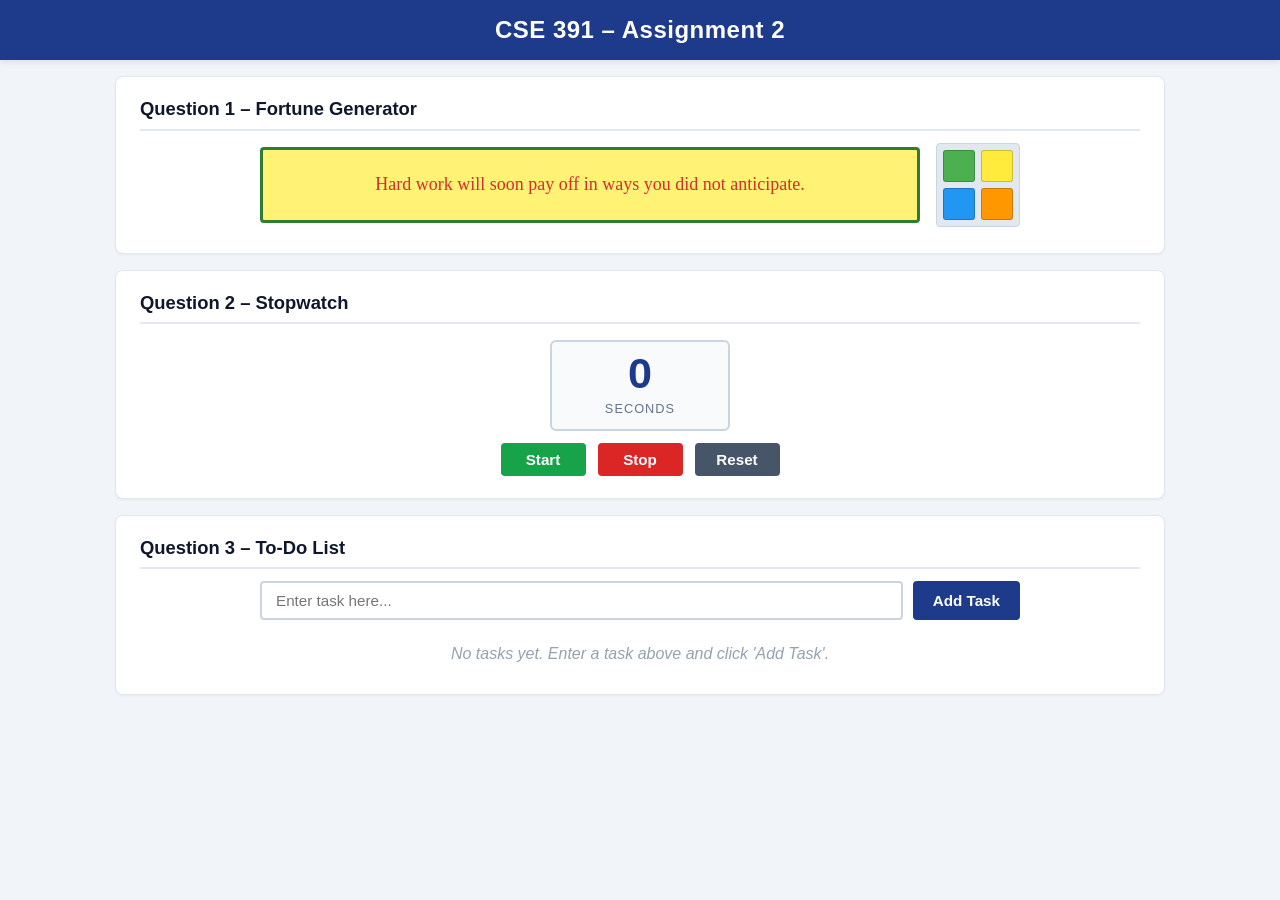
<file: Assignment 2/index.html>
<!DOCTYPE html>
<html lang="en">
<head>
  <meta charset="UTF-8">
  <meta name="viewport" content="width=device-width, initial-scale=1.0">
  <title>CSE 391 – Assignment 2</title>
  <link rel="stylesheet" href="style.css">
</head>
<body>

  <header class="page-header">
    <h1>CSE 391 – Assignment 2</h1>
  </header>

  <main class="main-container">

    <!-- ======================================================== -->
    <!-- QUESTION 1 – FORTUNE GENERATOR                           -->
    <!-- ======================================================== -->
    <section class="section-container" id="fortune-section">
      <h2>Question 1 – Fortune Generator</h2>

      <div class="fortune-wrapper">

        <div id="fortune-box">
          <p id="fortune-text">Fortune message will appear here.</p>
        </div>

        <div class="fortune-buttons-panel">
          <button id="btn-green" class="color-btn btn-color-green" title="Green Preset"></button>
          <button id="btn-yellow" class="color-btn btn-color-yellow" title="Yellow Preset"></button>
          <button id="btn-blue" class="color-btn btn-color-blue" title="Blue Preset"></button>
          <button id="btn-orange" class="color-btn btn-color-orange" title="Orange Preset"></button>
        </div>

      </div>
    </section>

    <!-- ======================================================== -->
    <!-- QUESTION 2 – STOPWATCH                                   -->
    <!-- ======================================================== -->
    <section class="section-container" id="stopwatch-section">
      <h2>Question 2 – Stopwatch</h2>

      <div class="stopwatch-wrapper">

        <div class="stopwatch-display-box">
          <span id="stopwatch-display">0</span>
          <span class="stopwatch-unit">seconds</span>
        </div>

        <div class="stopwatch-controls">
          <button id="btn-start" class="btn btn-start">Start</button>
          <button id="btn-stop" class="btn btn-stop">Stop</button>
          <button id="btn-reset" class="btn btn-reset">Reset</button>
        </div>

      </div>
    </section>

    <!-- ======================================================== -->
    <!-- QUESTION 3 – TO-DO LIST                                  -->
    <!-- ======================================================== -->
    <section class="section-container" id="todo-section">
      <h2>Question 3 – To-Do List</h2>

      <div class="todo-wrapper">
        
        <div class="todo-input-bar">
          <input type="text" id="todo-input" placeholder="Enter task here..." autocomplete="off">
          <button id="btn-add-task" class="btn btn-add">Add Task</button>
        </div>

        <ul id="todo-list" class="todo-list">

        </ul>

      </div>
    </section>

  </main>

  <script src="script.js"></script>
</body>
</html>
</file>
<file: Assignment 2/style.css>
* {
  margin: 0;
  padding: 0;
  box-sizing: border-box;
}

body {
  font-family: 'Segoe UI', Tahoma, Geneva, Verdana, sans-serif;
  background-color: #f1f5f9;
  color: #1e293b;
  line-height: 1.5;
  min-height: 100vh;
}

.page-header {
  background-color: #1e3a8a;
  color: #ffffff;
  text-align: center;
  padding: 12px 16px;
  box-shadow: 0 2px 6px rgba(0, 0, 0, 0.1);
}

.page-header h1 {
  font-size: 1.5rem;
  font-weight: 700;
  letter-spacing: 0.5px;
}

.main-container {
  max-width: 1050px;
  width: 94%;
  margin: 16px auto 30px auto;
  display: flex;
  flex-direction: column;
  gap: 16px;
}

.section-container {
  background-color: #ffffff;
  padding: 18px 24px;
  border-radius: 8px;
  border: 1px solid #e2e8f0;
  box-shadow: 0 1px 3px rgba(0, 0, 0, 0.05);
}

.section-container h2 {
  font-size: 1.15rem;
  color: #0f172a;
  margin-bottom: 12px;
  padding-bottom: 6px;
  border-bottom: 2px solid #e2e8f0;
}

.btn {
  padding: 8px 18px;
  border: none;
  border-radius: 4px;
  font-size: 0.95rem;
  font-weight: 600;
  cursor: pointer;
  transition: background-color 0.15s ease, opacity 0.15s ease;
}

.btn:active {
  transform: scale(0.98);
}

/* ========================================================
   QUESTION 1 – FORTUNE GENERATOR STYLES
   Matches the expected output screenshot in the assignment
   ======================================================== */

.fortune-wrapper {
  display: flex;
  flex-direction: row;
  align-items: center;
  justify-content: center;
  gap: 16px;
  margin: 8px auto;
  max-width: 760px;
}

#fortune-box {
  flex: 1;
  min-height: 76px;
  background-color: #fff275; 
  border: 3px solid #2e7d32; 
  border-radius: 4px;
  padding: 14px 22px;
  display: flex;
  align-items: center;
  justify-content: center;
  text-align: center;
  transition: all 0.25s ease;
}


#fortune-text {
  color: #d32f2f; 
  font-size: 18px;
  font-family: Georgia, serif;
  font-weight: 500;
  line-height: 1.4;
  transition: color 0.25s ease, font-size 0.25s ease;
}


.fortune-buttons-panel {
  display: grid;
  grid-template-columns: repeat(2, 32px);
  grid-template-rows: repeat(2, 32px);
  gap: 6px;
  background-color: #e2e8f0; 
  border: 1px solid #cbd5e1; 
  padding: 6px;
  border-radius: 4px;
}


.color-btn {
  width: 32px;
  height: 32px;
  border: 1px solid rgba(0, 0, 0, 0.2);
  border-radius: 3px;
  cursor: pointer;
  outline: none;
}

.color-btn:hover {
  opacity: 0.85;
}


.btn-color-green {
  background-color: #4caf50; 
}

.btn-color-yellow {
  background-color: #ffeb3b; 
}

.btn-color-blue {
  background-color: #2196f3; 
}

.btn-color-orange {
  background-color: #ff9800; 
}

/* ========================================================
   QUESTION 2 – STOPWATCH STYLES
   ======================================================== */
.stopwatch-wrapper {
  display: flex;
  flex-direction: column;
  align-items: center;
  justify-content: center;
  gap: 12px;
  padding: 4px 0;
}

/* Display Box */
.stopwatch-display-box {
  background-color: #f8fafc;
  border: 2px solid #cbd5e1;
  border-radius: 6px;
  padding: 10px 42px;
  text-align: center;
  min-width: 180px;
}

#stopwatch-display {
  font-size: 2.7rem;
  font-weight: 700;
  color: #1e3a8a;
  line-height: 1;
}

.stopwatch-unit {
  font-size: 0.8rem;
  color: #64748b;
  text-transform: uppercase;
  letter-spacing: 1px;
  display: block;
  margin-top: 4px;
}

/* Controls */
.stopwatch-controls {
  display: flex;
  gap: 12px;
}

.btn-start {
  background-color: #16a34a;
  color: #ffffff;
  min-width: 85px;
}

.btn-start:hover {
  background-color: #15803d;
}

.btn-stop {
  background-color: #dc2626;
  color: #ffffff;
  min-width: 85px;
}

.btn-stop:hover {
  background-color: #b91c1c;
}

.btn-reset {
  background-color: #475569;
  color: #ffffff;
  min-width: 85px;
}

.btn-reset:hover {
  background-color: #334155;
}

/* ========================================================
   QUESTION 3 – TO-DO LIST STYLES
   ======================================================== */
.todo-wrapper {
  max-width: 760px;
  margin: 0 auto;
}

.todo-input-bar {
  display: flex;
  gap: 10px;
  margin-bottom: 12px;
}

#todo-input {
  flex: 1;
  padding: 9px 14px;
  border: 2px solid #cbd5e1;
  border-radius: 4px;
  font-size: 0.95rem;
  outline: none;
  font-family: inherit;
}

#todo-input:focus {
  border-color: #1e3a8a;
}

.btn-add {
  background-color: #1e3a8a;
  color: #ffffff;
  white-space: nowrap;
  padding: 9px 20px;
}

.btn-add:hover {
  background-color: #1e40af;
}

.todo-list {
  list-style: none;
  display: flex;
  flex-direction: column;
  gap: 8px;
  padding: 0;
  margin: 0;
}

.todo-item {
  display: flex;
  align-items: center;
  background-color: #f8fafc;
  border: 1px solid #e2e8f0;
  border-radius: 4px;
  padding: 8px 14px;
}

.todo-checkbox {
  width: 18px;
  height: 18px;
  cursor: pointer;
  accent-color: #1e3a8a;
}

.todo-text {
  flex: 1;
  margin: 0 14px;
  font-size: 1rem;
  color: #1e293b;
  word-break: break-word;
}

.todo-item.completed .todo-text {
  text-decoration: line-through;
  color: #94a3af;
}

.btn-delete {
  background-color: #fee2e2;
  color: #b91c1c;
  border: 1px solid #fca5a5;
  border-radius: 4px;
  padding: 5px 12px;
  font-size: 0.85rem;
  font-weight: 600;
  cursor: pointer;
}

.btn-delete:hover {
  background-color: #dc2626;
  color: #ffffff;
}

.empty-todo-msg {
  text-align: center;
  color: #94a3af;
  font-style: italic;
  padding: 10px 0;
}

/* Responsive adjustments */
@media (max-width: 600px) {
  .fortune-wrapper {
    flex-direction: column;
  }

  .todo-input-bar {
    flex-direction: column;
  }
}
</file>
